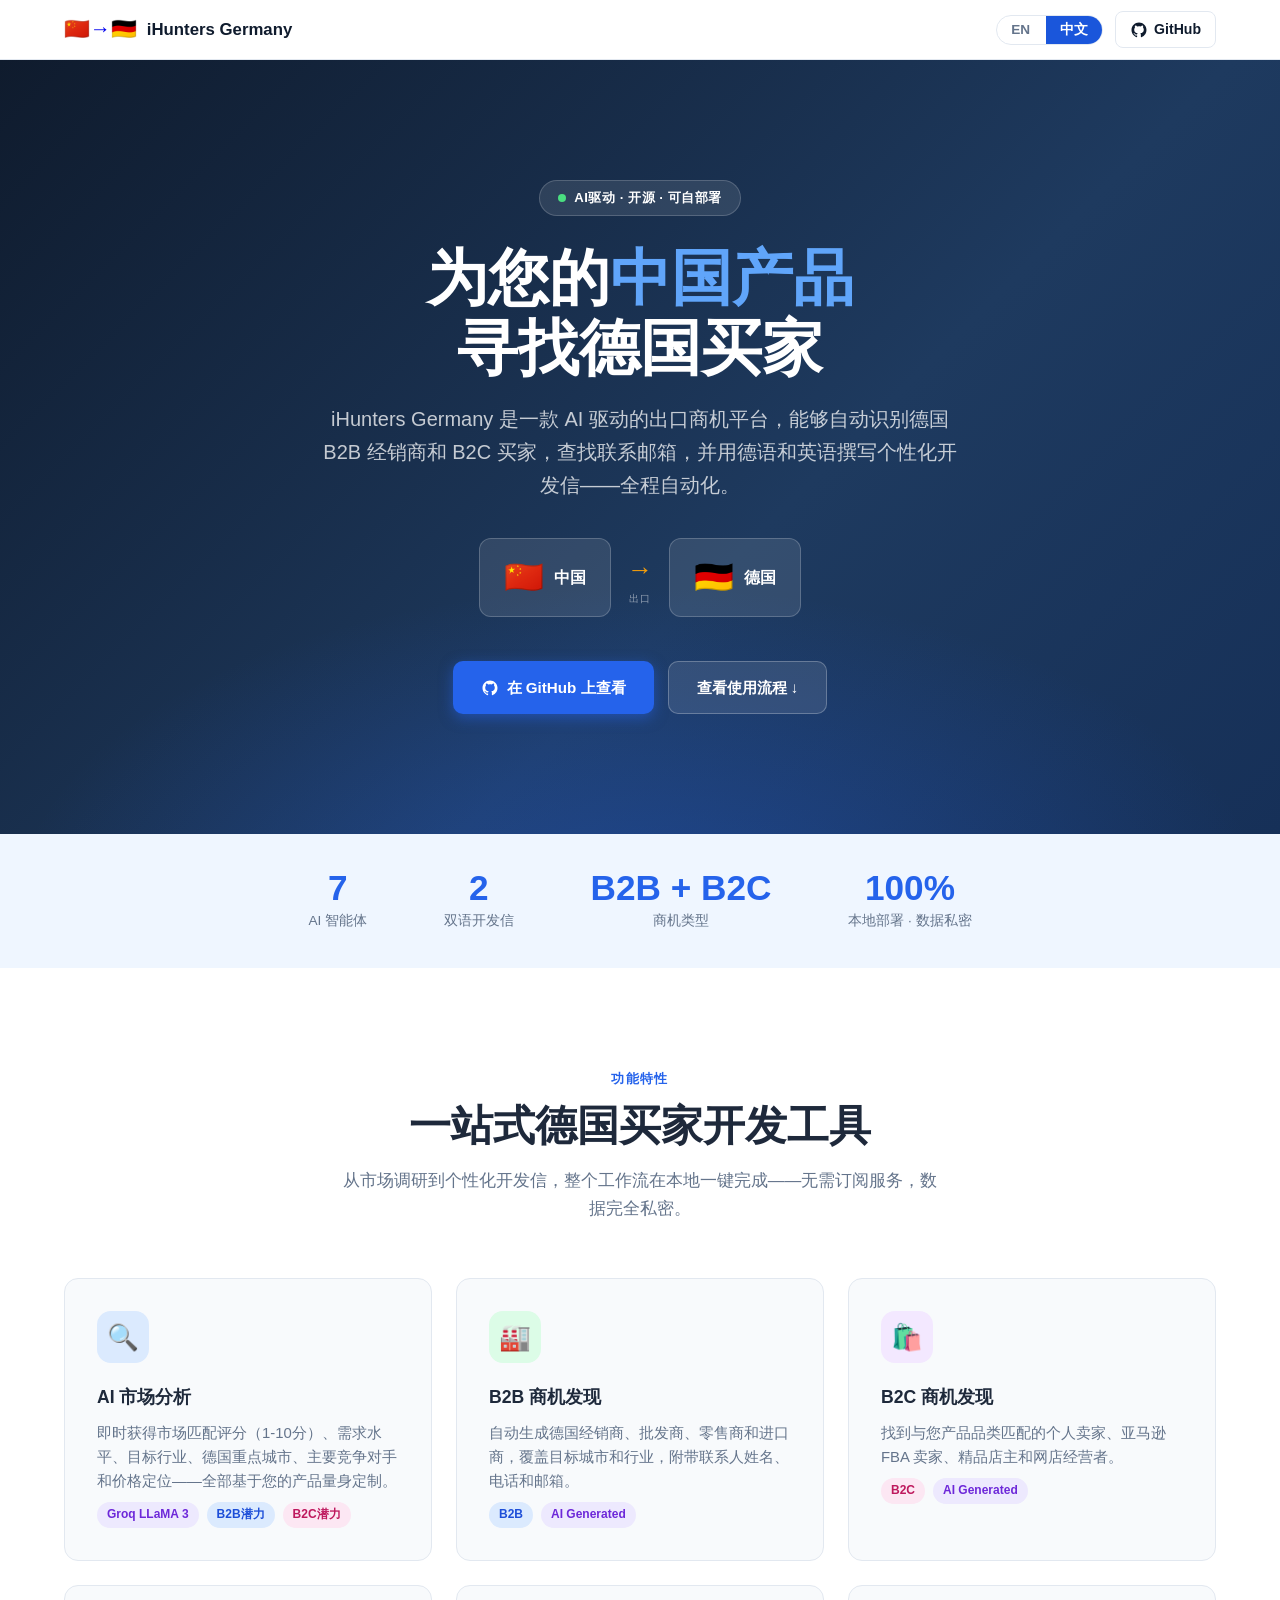
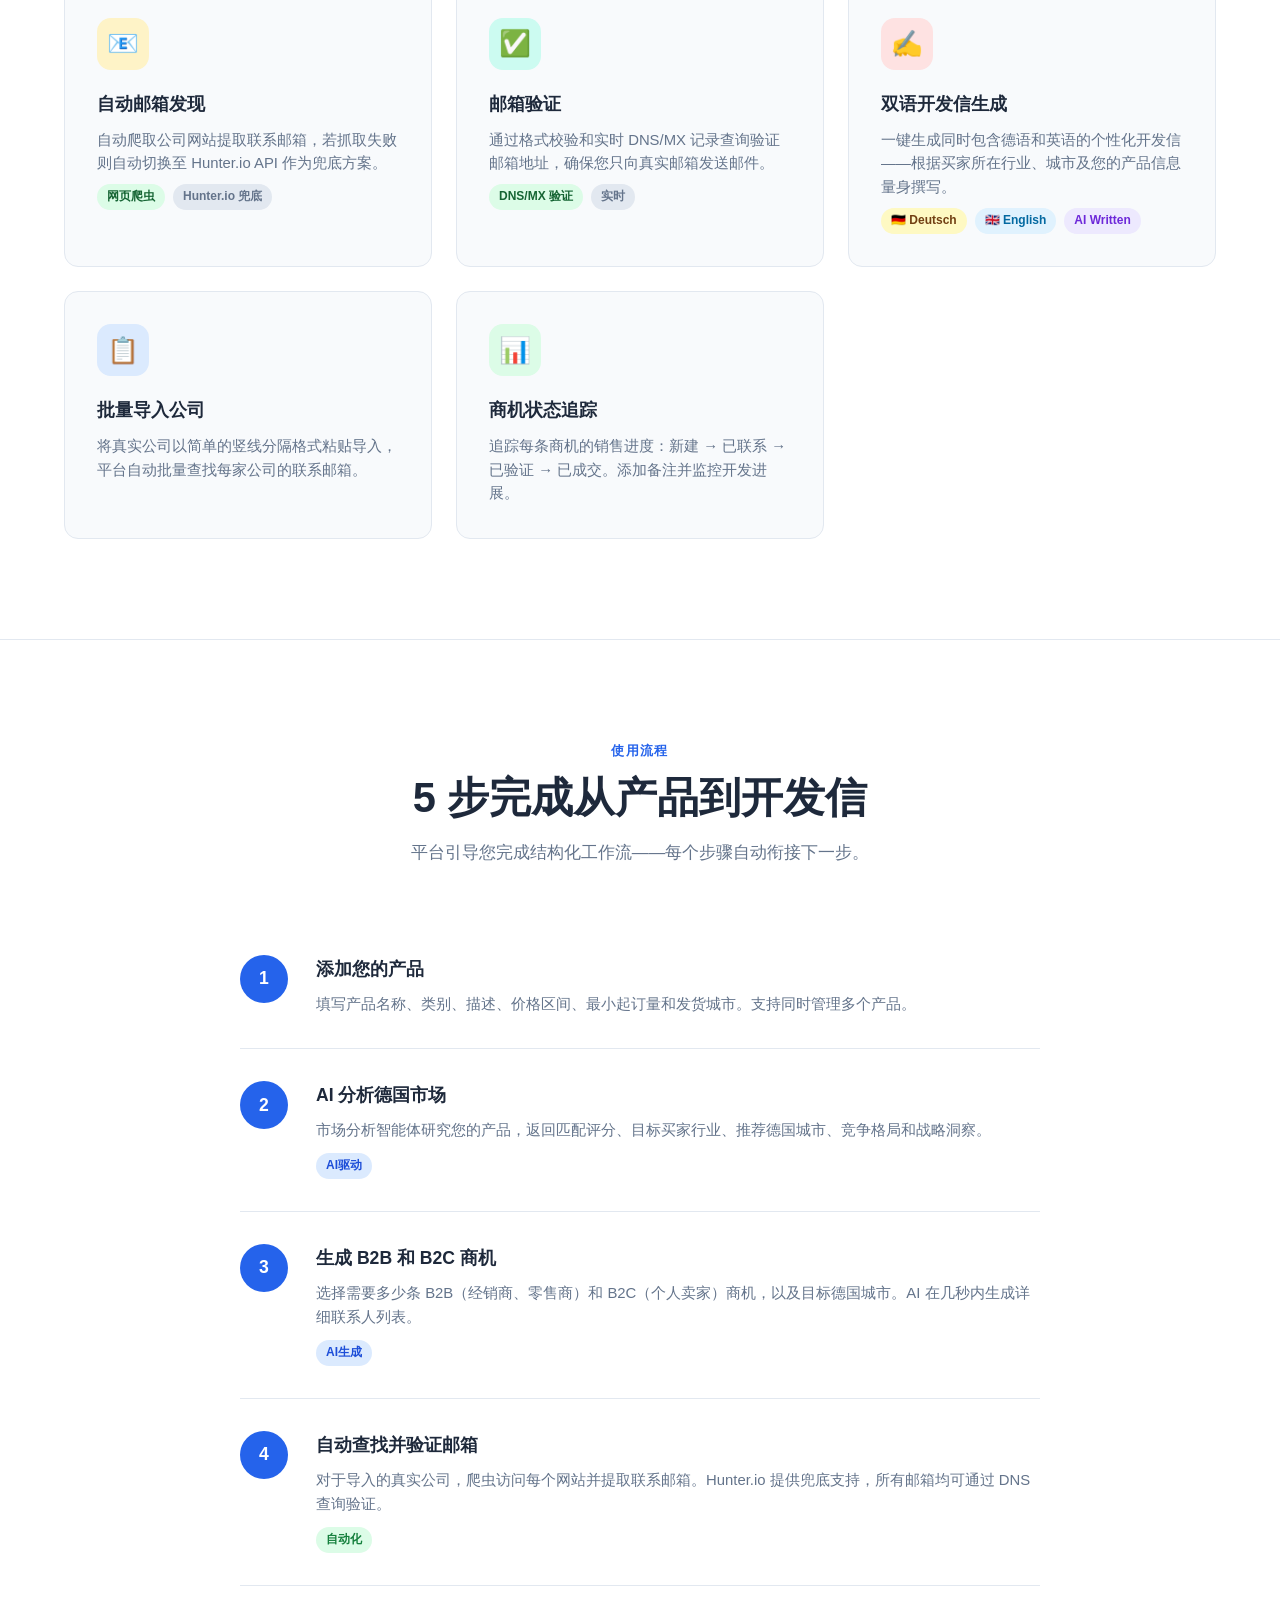
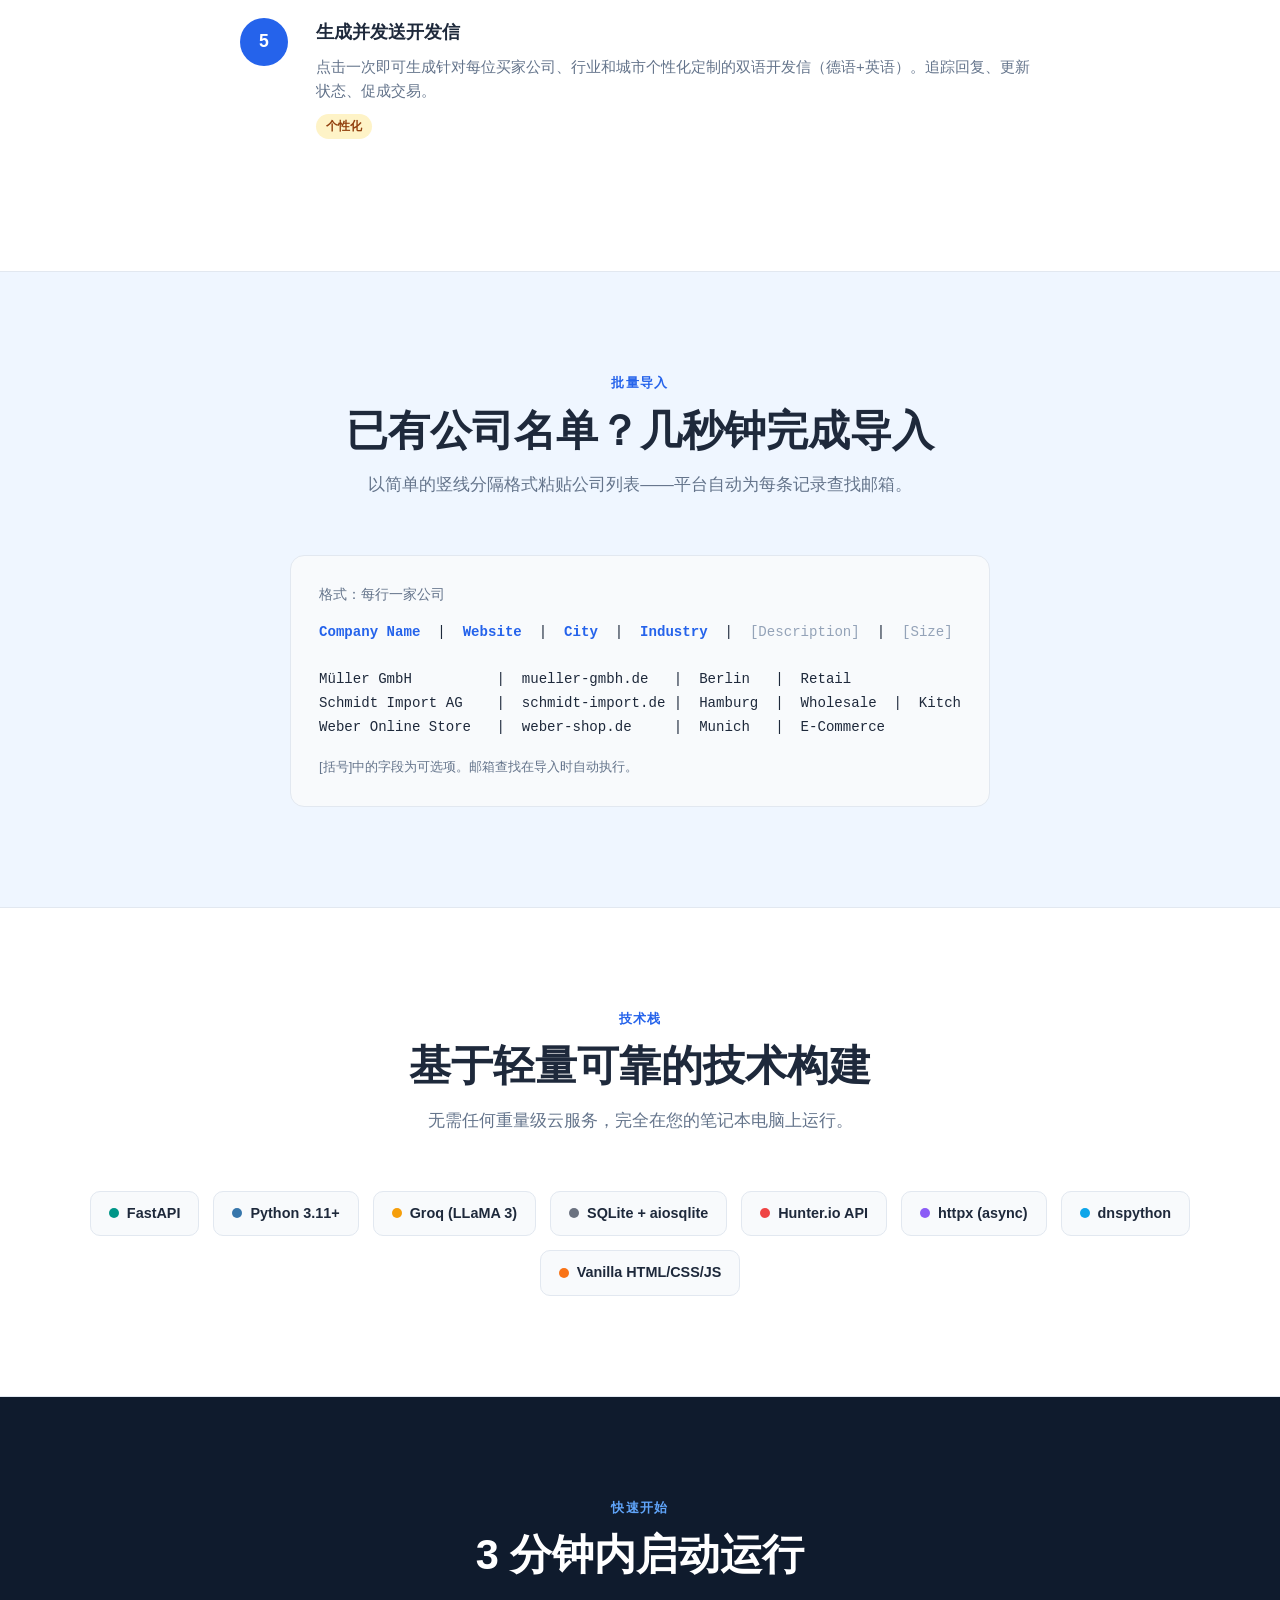
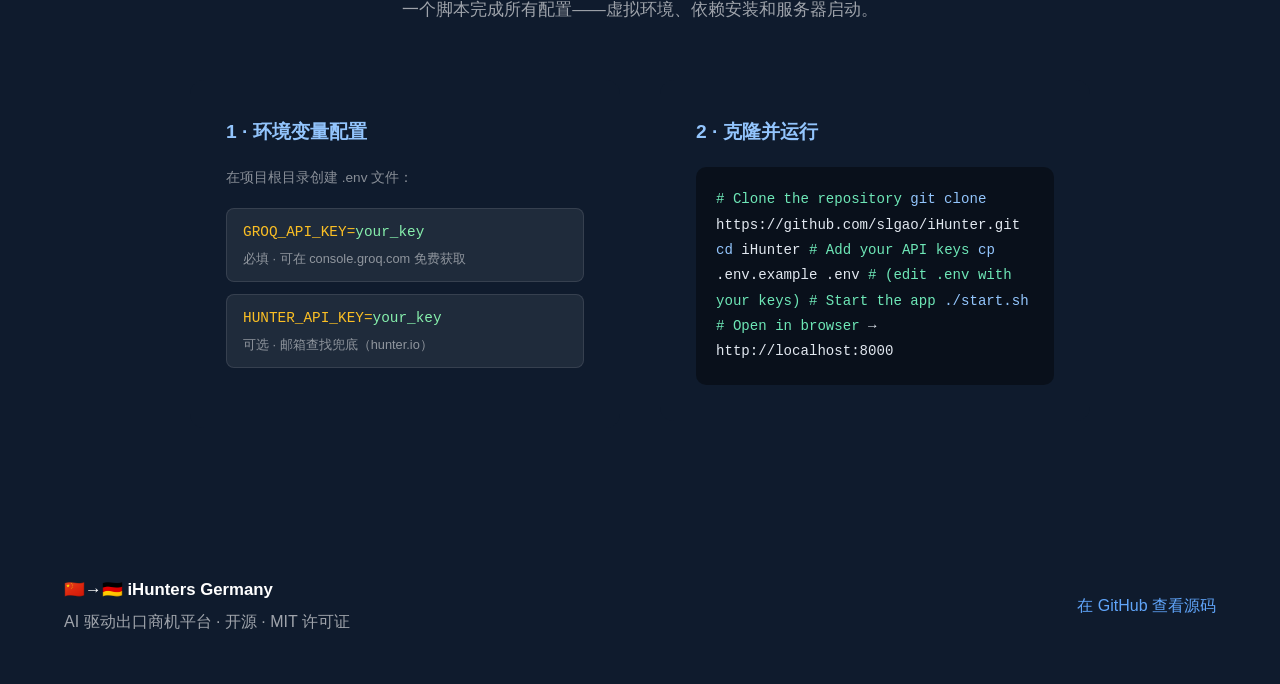
<file: docs/index.html>
<!DOCTYPE html>
<html lang="en">
<head>
  <meta charset="UTF-8" />
  <meta name="viewport" content="width=device-width, initial-scale=1.0" />
  <title>iHunters Germany — AI Export Lead Platform | AI驱动出口商机平台</title>
  <meta name="description" content="AI-powered platform that helps Chinese exporters find and contact B2B/B2C buyers in Germany." />
  <style>
    :root {
      --navy:   #0f1b2d;
      --blue:   #1a56db;
      --blue2:  #2563eb;
      --sky:    #eff6ff;
      --red:    #dc2626;
      --gold:   #f59e0b;
      --green:  #16a34a;
      --gray1:  #f8fafc;
      --gray2:  #e2e8f0;
      --gray3:  #94a3b8;
      --text:   #1e293b;
      --muted:  #64748b;
      --white:  #ffffff;
      --radius: 14px;
      --shadow: 0 4px 24px rgba(15,27,45,.10);
    }
    *, *::before, *::after { box-sizing: border-box; margin: 0; padding: 0; }
    html { scroll-behavior: smooth; }
    body {
      font-family: -apple-system, BlinkMacSystemFont, "Segoe UI", "PingFang SC",
                   "Hiragino Sans GB", "Microsoft YaHei", sans-serif;
      color: var(--text);
      background: var(--white);
      line-height: 1.65;
    }

    /* ── NAV ── */
    nav {
      position: sticky; top: 0; z-index: 100;
      background: rgba(255,255,255,.92);
      backdrop-filter: blur(12px);
      border-bottom: 1px solid var(--gray2);
      padding: 0 clamp(16px, 5vw, 64px);
      display: flex; align-items: center; justify-content: space-between;
      height: 60px;
    }
    .nav-logo { display: flex; align-items: center; gap: 10px; text-decoration: none; }
    .nav-logo .flag { font-size: 1.3rem; }
    .nav-logo .name { font-weight: 700; font-size: 1.05rem; color: var(--navy); }
    .nav-right { display: flex; align-items: center; gap: 12px; }
    .lang-btn {
      display: flex; align-items: center; gap: 2px;
      border: 1px solid var(--gray2); border-radius: 99px;
      overflow: hidden; cursor: pointer;
    }
    .lang-btn button {
      padding: 5px 14px; border: none; background: transparent;
      font-size: .85rem; font-weight: 600; cursor: pointer;
      color: var(--muted); transition: all .2s;
    }
    .lang-btn button.active {
      background: var(--blue); color: var(--white);
    }
    .gh-link {
      display: flex; align-items: center; gap: 6px;
      text-decoration: none; color: var(--navy);
      font-size: .88rem; font-weight: 600;
      padding: 6px 14px; border-radius: 8px;
      border: 1px solid var(--gray2);
      transition: background .2s;
    }
    .gh-link:hover { background: var(--gray1); }
    .gh-link svg { width: 18px; height: 18px; }

    /* ── HERO ── */
    .hero {
      background: linear-gradient(135deg, var(--navy) 0%, #1e3a5f 60%, #163058 100%);
      color: var(--white);
      padding: clamp(64px, 10vw, 120px) clamp(16px, 5vw, 64px);
      text-align: center;
      position: relative; overflow: hidden;
    }
    .hero::before {
      content: "";
      position: absolute; inset: 0;
      background: radial-gradient(ellipse 70% 60% at 50% 110%, rgba(37,99,235,.35) 0%, transparent 70%);
    }
    .hero-badge {
      display: inline-flex; align-items: center; gap: 8px;
      background: rgba(255,255,255,.1); border: 1px solid rgba(255,255,255,.18);
      border-radius: 99px; padding: 6px 18px;
      font-size: .82rem; font-weight: 600; letter-spacing: .04em;
      text-transform: uppercase; margin-bottom: 28px; position: relative;
    }
    .hero-badge .dot { width: 8px; height: 8px; border-radius: 50%; background: #4ade80; animation: pulse 2s infinite; }
    @keyframes pulse { 0%,100%{opacity:1;transform:scale(1)} 50%{opacity:.5;transform:scale(1.4)} }
    .hero h1 {
      font-size: clamp(2.2rem, 5vw, 3.8rem);
      font-weight: 800; line-height: 1.15;
      margin-bottom: 20px; position: relative;
    }
    .hero h1 span { color: #60a5fa; }
    .hero .sub {
      font-size: clamp(1rem, 2vw, 1.25rem);
      color: rgba(255,255,255,.75);
      max-width: 640px; margin: 0 auto 36px;
      position: relative;
    }
    .hero-route {
      display: flex; align-items: center; justify-content: center;
      gap: 16px; margin-bottom: 44px; position: relative;
    }
    .route-pill {
      display: flex; align-items: center; gap: 10px;
      background: rgba(255,255,255,.1); border: 1px solid rgba(255,255,255,.2);
      border-radius: 12px; padding: 12px 24px;
    }
    .route-pill .flag-lg { font-size: 2rem; }
    .route-pill .country { font-weight: 700; font-size: 1rem; }
    .route-arrow {
      font-size: 1.6rem; color: var(--gold);
      display: flex; flex-direction: column; align-items: center;
    }
    .route-arrow small { font-size: .65rem; color: rgba(255,255,255,.5); letter-spacing:.06em; text-transform:uppercase; }
    .hero-cta { display: flex; gap: 14px; justify-content: center; flex-wrap: wrap; position: relative; }
    .btn {
      display: inline-flex; align-items: center; gap: 8px;
      padding: 13px 28px; border-radius: 10px;
      font-size: .95rem; font-weight: 700; text-decoration: none;
      transition: all .2s; cursor: pointer; border: none;
    }
    .btn-primary { background: var(--blue2); color: var(--white); box-shadow: 0 4px 14px rgba(37,99,235,.5); }
    .btn-primary:hover { background: #1d4ed8; transform: translateY(-1px); }
    .btn-ghost { background: rgba(255,255,255,.1); color: var(--white); border: 1px solid rgba(255,255,255,.25); }
    .btn-ghost:hover { background: rgba(255,255,255,.2); }

    /* ── SECTIONS ── */
    section { padding: clamp(60px, 8vw, 100px) clamp(16px, 5vw, 64px); }
    .section-label {
      font-size: .8rem; font-weight: 700; letter-spacing: .1em;
      text-transform: uppercase; color: var(--blue2); margin-bottom: 12px;
    }
    h2 {
      font-size: clamp(1.7rem, 3.5vw, 2.6rem);
      font-weight: 800; line-height: 1.2; margin-bottom: 16px;
    }
    .section-desc {
      font-size: 1.05rem; color: var(--muted);
      max-width: 600px; margin-bottom: 56px;
    }
    .center { text-align: center; }
    .center .section-desc { margin-left: auto; margin-right: auto; }

    /* ── STATS BAR ── */
    .stats-bar {
      background: var(--sky);
      padding: 36px clamp(16px, 5vw, 64px);
      display: flex; justify-content: center;
      gap: clamp(24px, 6vw, 80px); flex-wrap: wrap;
    }
    .stat-item { text-align: center; }
    .stat-num { font-size: 2.2rem; font-weight: 800; color: var(--blue2); line-height: 1; }
    .stat-lbl { font-size: .85rem; color: var(--muted); margin-top: 4px; }

    /* ── FEATURES GRID ── */
    .features-grid {
      display: grid;
      grid-template-columns: repeat(auto-fill, minmax(300px, 1fr));
      gap: 24px;
    }
    .feature-card {
      background: var(--gray1); border: 1px solid var(--gray2);
      border-radius: var(--radius); padding: 32px;
      transition: box-shadow .2s, transform .2s;
    }
    .feature-card:hover { box-shadow: var(--shadow); transform: translateY(-3px); }
    .feature-icon {
      width: 52px; height: 52px; border-radius: 14px;
      display: flex; align-items: center; justify-content: center;
      font-size: 1.6rem; margin-bottom: 20px;
    }
    .icon-blue  { background: #dbeafe; }
    .icon-green { background: #dcfce7; }
    .icon-amber { background: #fef3c7; }
    .icon-red   { background: #fee2e2; }
    .icon-purple{ background: #f3e8ff; }
    .icon-teal  { background: #ccfbf1; }
    .feature-card h3 { font-size: 1.1rem; font-weight: 700; margin-bottom: 10px; }
    .feature-card p  { font-size: .93rem; color: var(--muted); line-height: 1.6; }

    /* ── HOW IT WORKS ── */
    .steps { display: flex; flex-direction: column; gap: 0; max-width: 800px; margin: 0 auto; }
    .step {
      display: flex; gap: 28px; align-items: flex-start;
      padding: 32px 0; border-bottom: 1px solid var(--gray2);
    }
    .step:last-child { border-bottom: none; }
    .step-num {
      flex-shrink: 0;
      width: 48px; height: 48px; border-radius: 50%;
      background: var(--blue2); color: var(--white);
      display: flex; align-items: center; justify-content: center;
      font-weight: 800; font-size: 1.1rem;
    }
    .step-body h3 { font-size: 1.1rem; font-weight: 700; margin-bottom: 8px; }
    .step-body p  { color: var(--muted); font-size: .93rem; }
    .step-tag {
      display: inline-block; margin-top: 10px;
      font-size: .75rem; font-weight: 700; padding: 3px 10px; border-radius: 99px;
    }
    .tag-ai   { background: #dbeafe; color: #1d4ed8; }
    .tag-auto { background: #dcfce7; color: #15803d; }
    .tag-smart{ background: #fef3c7; color: #92400e; }

    /* ── TECH STACK ── */
    .tech-grid {
      display: flex; flex-wrap: wrap; gap: 14px;
      justify-content: center;
    }
    .tech-chip {
      display: flex; align-items: center; gap: 8px;
      background: var(--gray1); border: 1px solid var(--gray2);
      border-radius: 10px; padding: 10px 18px;
      font-size: .9rem; font-weight: 600;
    }
    .tech-chip .dot-tech { width: 10px; height: 10px; border-radius: 50%; }

    /* ── SETUP ── */
    .setup-grid {
      display: grid; grid-template-columns: 1fr 1fr; gap: 40px;
      align-items: start;
    }
    @media(max-width:700px) { .setup-grid { grid-template-columns: 1fr; } }
    .setup-card {
      background: var(--navy); color: var(--white);
      border-radius: var(--radius); padding: 36px;
    }
    .setup-card h3 { font-size: 1.2rem; font-weight: 700; margin-bottom: 20px; color: #93c5fd; }
    .env-row {
      display: flex; flex-direction: column; gap: 12px; margin-bottom: 24px;
    }
    .env-item {
      background: rgba(255,255,255,.07); border: 1px solid rgba(255,255,255,.1);
      border-radius: 8px; padding: 12px 16px;
    }
    .env-key { font-family: monospace; font-size: .9rem; color: #fbbf24; }
    .env-desc { font-size: .8rem; color: rgba(255,255,255,.5); margin-top: 3px; }
    .code-block {
      background: rgba(0,0,0,.4); border-radius: 10px;
      padding: 20px; font-family: monospace; font-size: .88rem;
      line-height: 1.8; overflow-x: auto; color: #e2e8f0;
    }
    .code-block .c { color: #6ee7b7; }
    .code-block .cmd { color: #93c5fd; }
    .setup-steps { counter-reset: s; display: flex; flex-direction: column; gap: 20px; }
    .setup-step { display: flex; gap: 16px; }
    .setup-step-num {
      flex-shrink: 0;
      width: 30px; height: 30px; border-radius: 50%;
      background: rgba(255,255,255,.1); border: 1px solid rgba(255,255,255,.2);
      display: flex; align-items: center; justify-content: center;
      font-size: .85rem; font-weight: 700; color: #93c5fd;
    }
    .setup-step-body { font-size: .9rem; color: rgba(255,255,255,.8); }
    .setup-step-body strong { color: var(--white); }

    /* ── IMPORT FORMAT ── */
    .import-demo {
      background: var(--gray1); border: 1px solid var(--gray2);
      border-radius: var(--radius); padding: 28px;
    }
    .import-demo pre {
      font-family: monospace; font-size: .88rem;
      color: var(--text); line-height: 1.7;
      overflow-x: auto;
    }
    .import-demo .col-head { color: var(--blue2); font-weight: 700; }
    .import-demo .col-opt  { color: var(--gray3); }

    /* ── FOOTER ── */
    footer {
      background: var(--navy); color: rgba(255,255,255,.6);
      padding: 48px clamp(16px, 5vw, 64px);
      display: flex; flex-wrap: wrap; gap: 24px;
      justify-content: space-between; align-items: center;
    }
    footer .foot-left { display: flex; flex-direction: column; gap: 6px; }
    footer .foot-name { font-weight: 700; font-size: 1.05rem; color: var(--white); }
    footer a { color: #60a5fa; text-decoration: none; }
    footer a:hover { text-decoration: underline; }

    /* ── MISC ── */
    .badge-row { display: flex; gap: 8px; flex-wrap: wrap; margin-top: 8px; }
    .badge {
      font-size: .75rem; font-weight: 700; padding: 3px 10px;
      border-radius: 99px; background: var(--gray2); color: var(--muted);
    }
    .badge.b2b { background: #dbeafe; color: #1d4ed8; }
    .badge.b2c { background: #fce7f3; color: #be185d; }
    .badge.ai  { background: #ede9fe; color: #6d28d9; }
    .badge.free{ background: #dcfce7; color: #166534; }

    .divider { border: none; border-top: 1px solid var(--gray2); margin: 0; }

    @media(max-width: 540px) {
      .route-pill .country { display: none; }
      .hero-route { gap: 8px; }
    }
  </style>
</head>
<body>

<!-- ═══════════ NAV ═══════════ -->
<nav>
  <a class="nav-logo" href="#">
    <span class="flag">🇨🇳→🇩🇪</span>
    <span class="name">iHunters Germany</span>
  </a>
  <div class="nav-right">
    <div class="lang-btn">
      <button id="btnEN" class="active" onclick="setLang('en')">EN</button>
      <button id="btnZH" onclick="setLang('zh')">中文</button>
    </div>
    <a class="gh-link" href="https://github.com/slgao/iHunter" target="_blank" rel="noopener">
      <svg viewBox="0 0 24 24" fill="currentColor">
        <path d="M12 2C6.477 2 2 6.484 2 12.017c0 4.425 2.865 8.18 6.839 9.504.5.092.682-.217.682-.483
                 0-.237-.008-.868-.013-1.703-2.782.605-3.369-1.343-3.369-1.343-.454-1.158-1.11-1.466-1.11-1.466
                 -.908-.62.069-.608.069-.608 1.003.07 1.531 1.032 1.531 1.032.892 1.53 2.341 1.088 2.91.832
                 .092-.647.35-1.088.636-1.338-2.22-.253-4.555-1.113-4.555-4.951 0-1.093.39-1.988 1.029-2.688
                 -.103-.253-.446-1.272.098-2.65 0 0 .84-.27 2.75 1.026A9.564 9.564 0 0112 6.844c.85.004 1.705.115
                 2.504.337 1.909-1.296 2.747-1.027 2.747-1.027.546 1.379.202 2.398.1 2.651.64.7 1.028 1.595
                 1.028 2.688 0 3.848-2.339 4.695-4.566 4.943.359.309.678.92.678 1.855 0 1.338-.012 2.419-.012
                 2.747 0 .268.18.58.688.482A10.019 10.019 0 0022 12.017C22 6.484 17.522 2 12 2z"/>
      </svg>
      <span data-en="GitHub" data-zh="GitHub">GitHub</span>
    </a>
  </div>
</nav>

<!-- ═══════════ HERO ═══════════ -->
<section class="hero">
  <div class="hero-badge">
    <span class="dot"></span>
    <span data-en="AI-Powered · Open Source · Free to Self-Host" data-zh="AI驱动 · 开源 · 可自部署"></span>
  </div>
  <h1 data-en="Find German Buyers for<br><span>Your Chinese Products</span>" data-zh="为您的<span>中国产品</span><br>寻找德国买家"></h1>
  <p class="sub" data-en="iHunters Germany is an AI-powered export lead platform that identifies B2B distributors and B2C buyers in Germany, discovers their contact emails, and writes personalized outreach in both German and English — automatically."
     data-zh="iHunters Germany 是一款 AI 驱动的出口商机平台，能够自动识别德国 B2B 经销商和 B2C 买家，查找联系邮箱，并用德语和英语撰写个性化开发信——全程自动化。"></p>
  <div class="hero-route">
    <div class="route-pill">
      <span class="flag-lg">🇨🇳</span>
      <span class="country" data-en="China" data-zh="中国"></span>
    </div>
    <div class="route-arrow">
      <span>→</span>
      <small data-en="EXPORT" data-zh="出口"></small>
    </div>
    <div class="route-pill">
      <span class="flag-lg">🇩🇪</span>
      <span class="country" data-en="Germany" data-zh="德国"></span>
    </div>
  </div>
  <div class="hero-cta">
    <a class="btn btn-primary" href="https://github.com/slgao/iHunter" target="_blank">
      <svg width="18" height="18" viewBox="0 0 24 24" fill="currentColor"><path d="M12 2C6.477 2 2 6.484 2 12.017c0 4.425 2.865 8.18 6.839 9.504.5.092.682-.217.682-.483 0-.237-.008-.868-.013-1.703-2.782.605-3.369-1.343-3.369-1.343-.454-1.158-1.11-1.466-1.11-1.466-.908-.62.069-.608.069-.608 1.003.07 1.531 1.032 1.531 1.032.892 1.53 2.341 1.088 2.91.832.092-.647.35-1.088.636-1.338-2.22-.253-4.555-1.113-4.555-4.951 0-1.093.39-1.988 1.029-2.688-.103-.253-.446-1.272.098-2.65 0 0 .84-.27 2.75 1.026A9.564 9.564 0 0112 6.844c.85.004 1.705.115 2.504.337 1.909-1.296 2.747-1.027 2.747-1.027.546 1.379.202 2.398.1 2.651.64.7 1.028 1.595 1.028 2.688 0 3.848-2.339 4.695-4.566 4.943.359.309.678.92.678 1.855 0 1.338-.012 2.419-.012 2.747 0 .268.18.58.688.482A10.019 10.019 0 0022 12.017C22 6.484 17.522 2 12 2z"/></svg>
      <span data-en="View on GitHub" data-zh="在 GitHub 上查看"></span>
    </a>
    <a class="btn btn-ghost" href="#how-it-works">
      <span data-en="See how it works ↓" data-zh="查看使用流程 ↓"></span>
    </a>
  </div>
</section>

<!-- ═══════════ STATS ═══════════ -->
<div class="stats-bar">
  <div class="stat-item">
    <div class="stat-num">7</div>
    <div class="stat-lbl" data-en="AI Agents" data-zh="AI 智能体"></div>
  </div>
  <div class="stat-item">
    <div class="stat-num">2</div>
    <div class="stat-lbl" data-en="Languages Generated" data-zh="双语开发信"></div>
  </div>
  <div class="stat-item">
    <div class="stat-num">B2B + B2C</div>
    <div class="stat-lbl" data-en="Lead Types" data-zh="商机类型"></div>
  </div>
  <div class="stat-item">
    <div class="stat-num">100%</div>
    <div class="stat-lbl" data-en="Self-Hosted & Private" data-zh="本地部署 · 数据私密"></div>
  </div>
</div>

<!-- ═══════════ FEATURES ═══════════ -->
<section id="features">
  <div class="center">
    <div class="section-label" data-en="Features" data-zh="功能特性"></div>
    <h2 data-en="Everything You Need to Find German Buyers" data-zh="一站式德国买家开发工具"></h2>
    <p class="section-desc" data-en="From market research to personalised outreach, the entire workflow runs in one local app — no subscriptions, no data leaks."
       data-zh="从市场调研到个性化开发信，整个工作流在本地一键完成——无需订阅服务，数据完全私密。"></p>
  </div>
  <div class="features-grid">

    <div class="feature-card">
      <div class="feature-icon icon-blue">🔍</div>
      <h3 data-en="AI Market Analysis" data-zh="AI 市场分析"></h3>
      <p data-en="Get an instant market-fit score (1–10), demand level, target sectors, top German cities, key competitors, and price positioning — all tailored to your product."
         data-zh="即时获得市场匹配评分（1-10分）、需求水平、目标行业、德国重点城市、主要竞争对手和价格定位——全部基于您的产品量身定制。"></p>
      <div class="badge-row">
        <span class="badge ai" data-en="Groq LLaMA 3" data-zh="Groq LLaMA 3">Groq LLaMA 3</span>
        <span class="badge b2b" data-en="B2B Potential" data-zh="B2B潜力">B2B</span>
        <span class="badge b2c" data-en="B2C Potential" data-zh="B2C潜力">B2C</span>
      </div>
    </div>

    <div class="feature-card">
      <div class="feature-icon icon-green">🏭</div>
      <h3 data-en="B2B Lead Generation" data-zh="B2B 商机发现"></h3>
      <p data-en="Automatically generate German distributors, wholesalers, retailers, and importers in your target cities and sectors — with contact names, phones, and emails."
         data-zh="自动生成德国经销商、批发商、零售商和进口商，覆盖目标城市和行业，附带联系人姓名、电话和邮箱。"></p>
      <div class="badge-row">
        <span class="badge b2b">B2B</span>
        <span class="badge ai">AI Generated</span>
      </div>
    </div>

    <div class="feature-card">
      <div class="feature-icon icon-purple">🛍️</div>
      <h3 data-en="B2C Lead Generation" data-zh="B2C 商机发现"></h3>
      <p data-en="Find individual resellers, Amazon FBA sellers, boutique owners, and online-shop operators who match your product niche."
         data-zh="找到与您产品品类匹配的个人卖家、亚马逊 FBA 卖家、精品店主和网店经营者。"></p>
      <div class="badge-row">
        <span class="badge b2c">B2C</span>
        <span class="badge ai">AI Generated</span>
      </div>
    </div>

    <div class="feature-card">
      <div class="feature-icon icon-amber">📧</div>
      <h3 data-en="Auto Email Discovery" data-zh="自动邮箱发现"></h3>
      <p data-en="Scrapes company websites to extract contact emails. Automatically falls back to Hunter.io API if the website scrape yields no results."
         data-zh="自动爬取公司网站提取联系邮箱，若抓取失败则自动切换至 Hunter.io API 作为兜底方案。"></p>
      <div class="badge-row">
        <span class="badge free" data-en="Web Scraper" data-zh="网页爬虫">Web Scraper</span>
        <span class="badge" data-en="Hunter.io Fallback" data-zh="Hunter.io 兜底">Hunter.io</span>
      </div>
    </div>

    <div class="feature-card">
      <div class="feature-icon icon-teal">✅</div>
      <h3 data-en="Email Verification" data-zh="邮箱验证"></h3>
      <p data-en="Validates email addresses via format check and live DNS/MX record lookup — so you only send to real inboxes."
         data-zh="通过格式校验和实时 DNS/MX 记录查询验证邮箱地址，确保您只向真实邮箱发送邮件。"></p>
      <div class="badge-row">
        <span class="badge free" data-en="DNS/MX Check" data-zh="DNS/MX 验证">DNS/MX</span>
        <span class="badge" data-en="Real-time" data-zh="实时">Real-time</span>
      </div>
    </div>

    <div class="feature-card">
      <div class="feature-icon icon-red">✍️</div>
      <h3 data-en="Bilingual Outreach Emails" data-zh="双语开发信生成"></h3>
      <p data-en="Generates personalised cold emails in both German and English with one click — tailored to the lead's industry, city, and your product specifics."
         data-zh="一键生成同时包含德语和英语的个性化开发信——根据买家所在行业、城市及您的产品信息量身撰写。"></p>
      <div class="badge-row">
        <span class="badge" style="background:#fef9c3;color:#713f12;">🇩🇪 Deutsch</span>
        <span class="badge" style="background:#e0f2fe;color:#0369a1;">🇬🇧 English</span>
        <span class="badge ai">AI Written</span>
      </div>
    </div>

    <div class="feature-card">
      <div class="feature-icon icon-blue">📋</div>
      <h3 data-en="Bulk Company Import" data-zh="批量导入公司"></h3>
      <p data-en="Paste a list of real companies in a simple pipe-separated format. The platform auto-discovers emails for every company in bulk."
         data-zh="将真实公司以简单的竖线分隔格式粘贴导入，平台自动批量查找每家公司的联系邮箱。"></p>
    </div>

    <div class="feature-card">
      <div class="feature-icon icon-green">📊</div>
      <h3 data-en="CRM & Status Tracking" data-zh="商机状态追踪"></h3>
      <p data-en="Track each lead through the sales pipeline: New → Contacted → Qualified → Closed. Add notes and monitor your outreach progress."
         data-zh="追踪每条商机的销售进度：新建 → 已联系 → 已验证 → 已成交。添加备注并监控开发进展。"></p>
    </div>

  </div>
</section>

<hr class="divider" />

<!-- ═══════════ HOW IT WORKS ═══════════ -->
<section id="how-it-works">
  <div class="center" style="margin-bottom:56px;">
    <div class="section-label" data-en="Workflow" data-zh="使用流程"></div>
    <h2 data-en="From Product to Outreach in 5 Steps" data-zh="5 步完成从产品到开发信"></h2>
    <p class="section-desc" data-en="The platform guides you through a structured workflow — each step feeds into the next automatically."
       data-zh="平台引导您完成结构化工作流——每个步骤自动衔接下一步。"></p>
  </div>
  <div class="steps">

    <div class="step">
      <div class="step-num">1</div>
      <div class="step-body">
        <h3 data-en="Add Your Product" data-zh="添加您的产品"></h3>
        <p data-en="Enter your product's name, category, description, price range, MOQ, and origin city. You can manage multiple products simultaneously."
           data-zh="填写产品名称、类别、描述、价格区间、最小起订量和发货城市。支持同时管理多个产品。"></p>
      </div>
    </div>

    <div class="step">
      <div class="step-num">2</div>
      <div class="step-body">
        <h3 data-en="AI Analyses the German Market" data-zh="AI 分析德国市场"></h3>
        <p data-en="The market analyst agent studies your product and returns a fit score, target buyer sectors, recommended German cities, competitor landscape, and strategic insights."
           data-zh="市场分析智能体研究您的产品，返回匹配评分、目标买家行业、推荐德国城市、竞争格局和战略洞察。"></p>
        <span class="step-tag tag-ai" data-en="AI Powered" data-zh="AI驱动"></span>
      </div>
    </div>

    <div class="step">
      <div class="step-num">3</div>
      <div class="step-body">
        <h3 data-en="Generate B2B & B2C Leads" data-zh="生成 B2B 和 B2C 商机"></h3>
        <p data-en="Choose how many B2B (distributors, retailers) and B2C (individual resellers) leads you want, and which German cities to target. The AI generates a detailed contact list in seconds."
           data-zh="选择需要多少条 B2B（经销商、零售商）和 B2C（个人卖家）商机，以及目标德国城市。AI 在几秒内生成详细联系人列表。"></p>
        <span class="step-tag tag-ai" data-en="AI Generated" data-zh="AI生成"></span>
      </div>
    </div>

    <div class="step">
      <div class="step-num">4</div>
      <div class="step-body">
        <h3 data-en="Auto-Find & Verify Emails" data-zh="自动查找并验证邮箱"></h3>
        <p data-en="For real imported companies, the scraper visits each website and extracts contact emails. Hunter.io provides a fallback. All emails can then be verified via DNS lookup."
           data-zh="对于导入的真实公司，爬虫访问每个网站并提取联系邮箱。Hunter.io 提供兜底支持，所有邮箱均可通过 DNS 查询验证。"></p>
        <span class="step-tag tag-auto" data-en="Automated" data-zh="自动化"></span>
      </div>
    </div>

    <div class="step">
      <div class="step-num">5</div>
      <div class="step-body">
        <h3 data-en="Generate & Send Outreach Emails" data-zh="生成并发送开发信"></h3>
        <p data-en="Click once to generate a bilingual (German + English) cold email personalised to each lead's company, industry, and city. Track replies, update statuses, and close deals."
           data-zh="点击一次即可生成针对每位买家公司、行业和城市个性化定制的双语开发信（德语+英语）。追踪回复、更新状态、促成交易。"></p>
        <span class="step-tag tag-smart" data-en="Personalized" data-zh="个性化"></span>
      </div>
    </div>

  </div>
</section>

<hr class="divider" />

<!-- ═══════════ BULK IMPORT ═══════════ -->
<section style="background: var(--sky);">
  <div class="center" style="margin-bottom:40px;">
    <div class="section-label" data-en="Bulk Import" data-zh="批量导入"></div>
    <h2 data-en="Already Have a Company List? Import in Seconds." data-zh="已有公司名单？几秒钟完成导入"></h2>
    <p class="section-desc" data-en="Paste companies in a simple pipe-separated format — the platform handles email discovery automatically for every entry."
       data-zh="以简单的竖线分隔格式粘贴公司列表——平台自动为每条记录查找邮箱。"></p>
  </div>
  <div class="import-demo" style="max-width:700px;margin:0 auto;">
    <p style="font-size:.85rem;color:var(--muted);margin-bottom:14px;" data-en="Format: one company per line" data-zh="格式：每行一家公司"></p>
    <pre><span class="col-head">Company Name</span>  |  <span class="col-head">Website</span>  |  <span class="col-head">City</span>  |  <span class="col-head">Industry</span>  |  <span class="col-opt">[Description]</span>  |  <span class="col-opt">[Size]</span>

Müller GmbH          |  mueller-gmbh.de   |  Berlin   |  Retail
Schmidt Import AG    |  schmidt-import.de |  Hamburg  |  Wholesale  |  Kitchenware specialist  |  200
Weber Online Store   |  weber-shop.de     |  Munich   |  E-Commerce</pre>
    <p style="font-size:.82rem;color:var(--muted);margin-top:16px;" data-en="Fields in [brackets] are optional. Email discovery runs automatically on import."
       data-zh="[括号]中的字段为可选项。邮箱查找在导入时自动执行。"></p>
  </div>
</section>

<hr class="divider" />

<!-- ═══════════ TECH STACK ═══════════ -->
<section>
  <div class="center" style="margin-bottom:44px;">
    <div class="section-label" data-en="Tech Stack" data-zh="技术栈"></div>
    <h2 data-en="Built on Solid, Lightweight Tech" data-zh="基于轻量可靠的技术构建"></h2>
    <p class="section-desc" data-en="No heavyweight cloud services required. Runs entirely on your laptop."
       data-zh="无需任何重量级云服务，完全在您的笔记本电脑上运行。"></p>
  </div>
  <div class="tech-grid">
    <div class="tech-chip"><span class="dot-tech" style="background:#009688;"></span> FastAPI</div>
    <div class="tech-chip"><span class="dot-tech" style="background:#3776ab;"></span> Python 3.11+</div>
    <div class="tech-chip"><span class="dot-tech" style="background:#f59e0b;"></span> Groq (LLaMA 3)</div>
    <div class="tech-chip"><span class="dot-tech" style="background:#6b7280;"></span> SQLite + aiosqlite</div>
    <div class="tech-chip"><span class="dot-tech" style="background:#ef4444;"></span> Hunter.io API</div>
    <div class="tech-chip"><span class="dot-tech" style="background:#8b5cf6;"></span> httpx (async)</div>
    <div class="tech-chip"><span class="dot-tech" style="background:#0ea5e9;"></span> dnspython</div>
    <div class="tech-chip"><span class="dot-tech" style="background:#f97316;"></span> Vanilla HTML/CSS/JS</div>
  </div>
</section>

<hr class="divider" />

<!-- ═══════════ GETTING STARTED ═══════════ -->
<section id="getting-started" style="background: var(--navy);">
  <div class="center" style="margin-bottom:48px;">
    <div class="section-label" style="color:#60a5fa;" data-en="Getting Started" data-zh="快速开始"></div>
    <h2 style="color:var(--white);" data-en="Up & Running in 3 Minutes" data-zh="3 分钟内启动运行"></h2>
    <p class="section-desc" style="color:rgba(255,255,255,.6);" data-en="One shell script sets up everything — virtual environment, dependencies, and the server."
       data-zh="一个脚本完成所有配置——虚拟环境、依赖安装和服务器启动。"></p>
  </div>
  <div class="setup-grid" style="max-width:900px;margin:0 auto;">

    <div class="setup-card">
      <h3 data-en="1 · Environment Variables" data-zh="1 · 环境变量配置"></h3>
      <p style="font-size:.85rem;color:rgba(255,255,255,.5);margin-bottom:18px;" data-en="Create a .env file in the project root:" data-zh="在项目根目录创建 .env 文件："></p>
      <div class="env-row">
        <div class="env-item">
          <div class="env-key">GROQ_API_KEY=<span style="color:#86efac;">your_key</span></div>
          <div class="env-desc" data-en="Required · Free tier available at console.groq.com" data-zh="必填 · 可在 console.groq.com 免费获取"></div>
        </div>
        <div class="env-item">
          <div class="env-key">HUNTER_API_KEY=<span style="color:#86efac;">your_key</span></div>
          <div class="env-desc" data-en="Optional · Email discovery fallback (hunter.io)" data-zh="可选 · 邮箱查找兜底（hunter.io）"></div>
        </div>
      </div>
    </div>

    <div class="setup-card">
      <h3 data-en="2 · Clone & Run" data-zh="2 · 克隆并运行"></h3>
      <div class="code-block">
<span class="c"># Clone the repository</span>
<span class="cmd">git clone</span> https://github.com/slgao/iHunter.git
<span class="cmd">cd</span> iHunter

<span class="c"># Add your API keys</span>
<span class="cmd">cp</span> .env.example .env
<span class="c"># (edit .env with your keys)</span>

<span class="c"># Start the app</span>
<span class="cmd">./start.sh</span>

<span class="c"># Open in browser</span>
<span>→</span> http://localhost:8000
      </div>
    </div>

  </div>
</section>

<!-- ═══════════ FOOTER ═══════════ -->
<footer>
  <div class="foot-left">
    <span class="foot-name">🇨🇳→🇩🇪 iHunters Germany</span>
    <span data-en="AI-Powered Export Lead Platform · Open Source · MIT License"
          data-zh="AI 驱动出口商机平台 · 开源 · MIT 许可证"></span>
  </div>
  <div>
    <a href="https://github.com/slgao/iHunter" target="_blank" rel="noopener"
       data-en="View Source on GitHub" data-zh="在 GitHub 查看源码">View Source on GitHub</a>
  </div>
</footer>

<script>
  let currentLang = 'en';

  function setLang(lang) {
    currentLang = lang;
    document.getElementById('btnEN').classList.toggle('active', lang === 'en');
    document.getElementById('btnZH').classList.toggle('active', lang === 'zh');
    document.documentElement.lang = lang === 'zh' ? 'zh-CN' : 'en';

    document.querySelectorAll('[data-en]').forEach(el => {
      const txt = el.getAttribute('data-' + lang);
      if (txt) el.innerHTML = txt;
    });
  }

  // Init
  setLang('zh');
</script>
</body>
</html>
</file>
